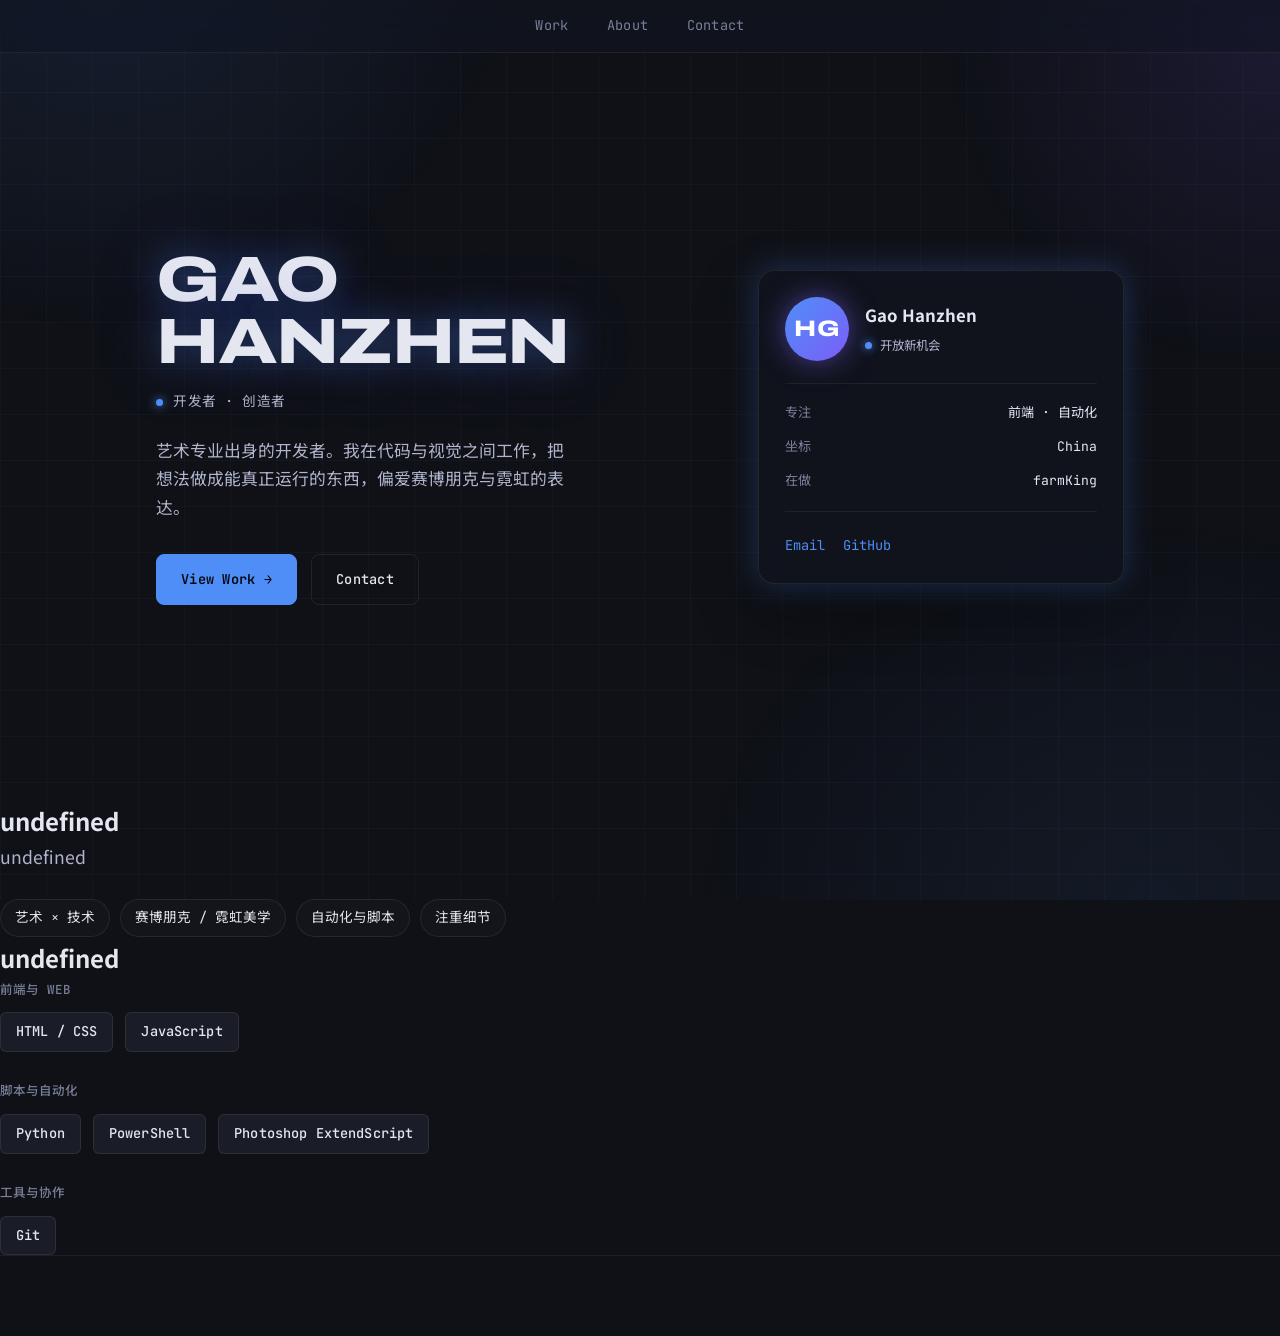
<file: index.html>
<!DOCTYPE html>
<html lang="zh-CN">
<head>
  <meta charset="UTF-8" />
  <meta name="viewport" content="width=device-width, initial-scale=1.0" />
  <title>Hanzhen Gao</title>

  <link rel="preconnect" href="https://fonts.googleapis.com" />
  <link rel="preconnect" href="https://fonts.gstatic.com" crossorigin />
  <link
    rel="stylesheet"
    href="https://fonts.googleapis.com/css2?family=Archivo:wdth,wght@62.5..125,100..900&family=JetBrains+Mono:wght@400;500;700&family=Noto+Sans+SC:wght@400;500;700;900&display=swap"
  />

  <link rel="stylesheet" href="css/variables.css" />
  <link rel="stylesheet" href="css/base.css" />
  <link rel="stylesheet" href="css/header.css" />
  <link rel="stylesheet" href="css/sections.css" />
  <link rel="stylesheet" href="css/components/button.css" />
  <link rel="stylesheet" href="css/components/skill-tag.css" />
  <link rel="stylesheet" href="css/components/project-card.css" />

  <script type="module" src="js/main.js"></script>
</head>
<body>
  <header></header>

  <main>
    <section id="about"></section>
    <section id="skills"></section>
    <section id="projects"></section>
    <section id="contact"></section>
  </main>

  <footer><p></p></footer>
</body>
</html>
</file>
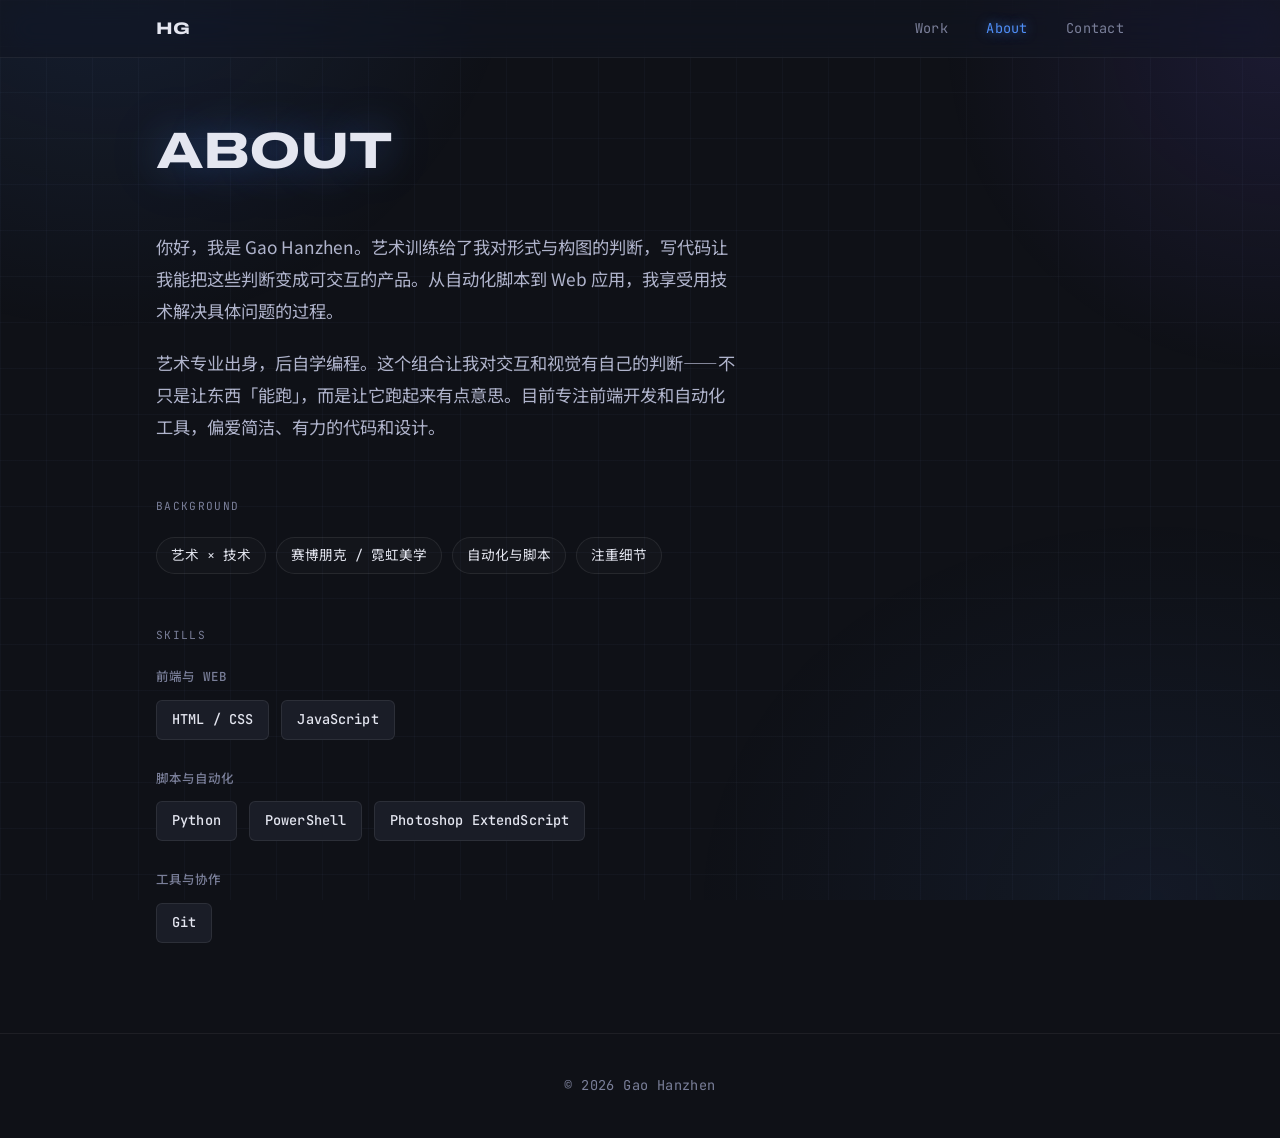
<file: about.html>
<!DOCTYPE html>
<html lang="zh-CN">
<head>
  <meta charset="UTF-8" />
  <meta name="viewport" content="width=device-width, initial-scale=1.0" />
  <title>About — Gao Hanzhen</title>

  <link rel="preconnect" href="https://fonts.googleapis.com" />
  <link rel="preconnect" href="https://fonts.gstatic.com" crossorigin />
  <link
    rel="stylesheet"
    href="https://fonts.googleapis.com/css2?family=Archivo:wdth,wght@62.5..125,100..900&family=JetBrains+Mono:wght@400;500;700&family=Noto+Sans+SC:wght@400;500;700;900&display=swap"
  />

  <link rel="stylesheet" href="css/variables.css" />
  <link rel="stylesheet" href="css/base.css" />
  <link rel="stylesheet" href="css/nav.css" />
  <link rel="stylesheet" href="css/pages.css" />
  <link rel="stylesheet" href="css/about.css" />
  <link rel="stylesheet" href="css/components/skill-tag.css" />

  <script type="module" src="js/about.js"></script>
</head>
<body>
  <nav id="site-nav"></nav>
  <main></main>
  <footer id="site-footer"></footer>
</body>
</html>
</file>
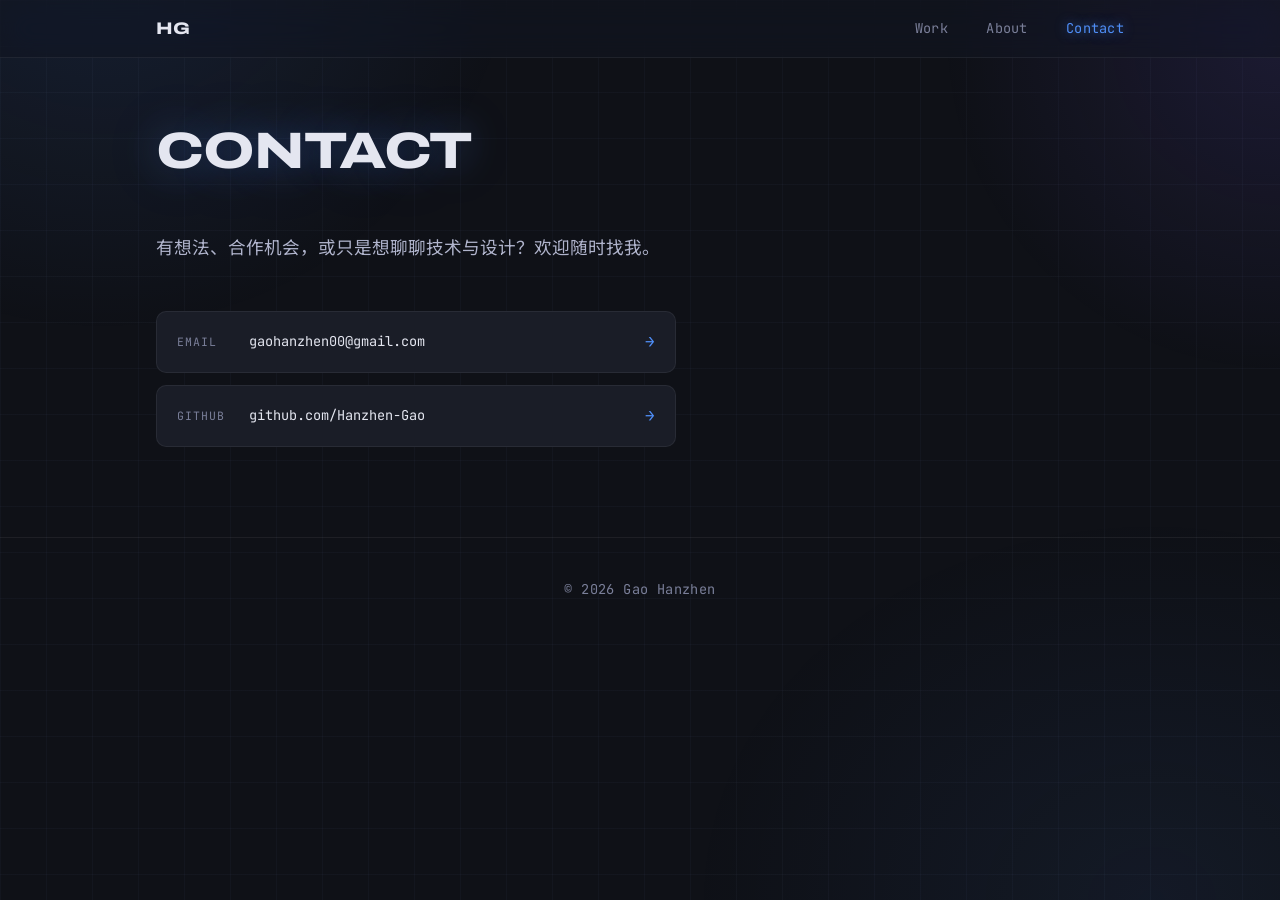
<file: contact.html>
<!DOCTYPE html>
<html lang="zh-CN">
<head>
  <meta charset="UTF-8" />
  <meta name="viewport" content="width=device-width, initial-scale=1.0" />
  <title>Contact — Gao Hanzhen</title>

  <link rel="preconnect" href="https://fonts.googleapis.com" />
  <link rel="preconnect" href="https://fonts.gstatic.com" crossorigin />
  <link
    rel="stylesheet"
    href="https://fonts.googleapis.com/css2?family=Archivo:wdth,wght@62.5..125,100..900&family=JetBrains+Mono:wght@400;500;700&family=Noto+Sans+SC:wght@400;500;700;900&display=swap"
  />

  <link rel="stylesheet" href="css/variables.css" />
  <link rel="stylesheet" href="css/base.css" />
  <link rel="stylesheet" href="css/nav.css" />
  <link rel="stylesheet" href="css/pages.css" />
  <link rel="stylesheet" href="css/contact.css" />

  <script type="module" src="js/contact.js"></script>
</head>
<body>
  <nav id="site-nav"></nav>
  <main></main>
  <footer id="site-footer"></footer>
</body>
</html>
</file>
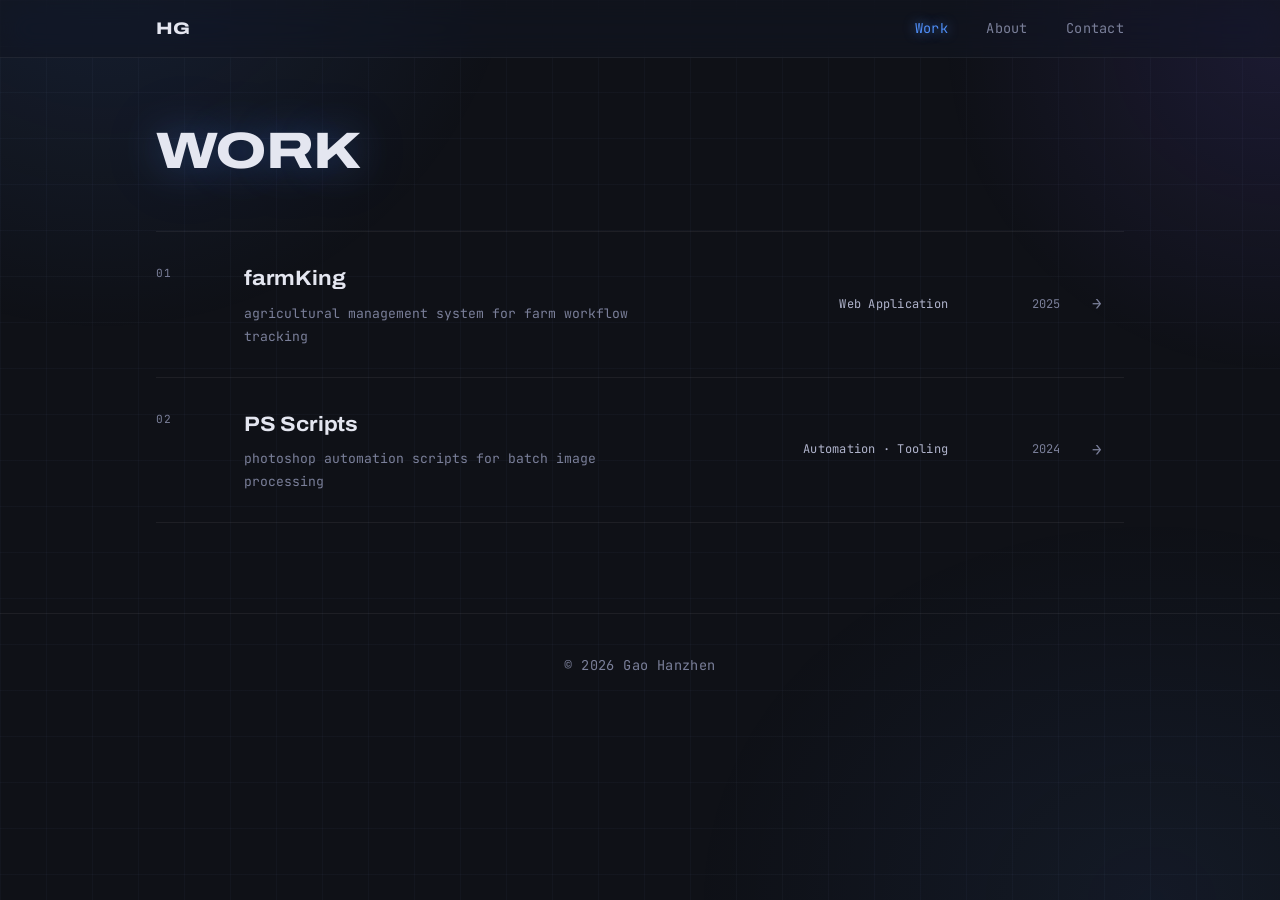
<file: work.html>
<!DOCTYPE html>
<html lang="zh-CN">
<head>
  <meta charset="UTF-8" />
  <meta name="viewport" content="width=device-width, initial-scale=1.0" />
  <title>Work — Gao Hanzhen</title>

  <link rel="preconnect" href="https://fonts.googleapis.com" />
  <link rel="preconnect" href="https://fonts.gstatic.com" crossorigin />
  <link
    rel="stylesheet"
    href="https://fonts.googleapis.com/css2?family=Archivo:wdth,wght@62.5..125,100..900&family=JetBrains+Mono:wght@400;500;700&family=Noto+Sans+SC:wght@400;500;700;900&display=swap"
  />

  <link rel="stylesheet" href="css/variables.css" />
  <link rel="stylesheet" href="css/base.css" />
  <link rel="stylesheet" href="css/nav.css" />
  <link rel="stylesheet" href="css/pages.css" />
  <link rel="stylesheet" href="css/work.css" />

  <script type="module" src="js/work.js"></script>
</head>
<body>
  <nav id="site-nav"></nav>
  <main></main>
  <footer id="site-footer"></footer>
</body>
</html>
</file>
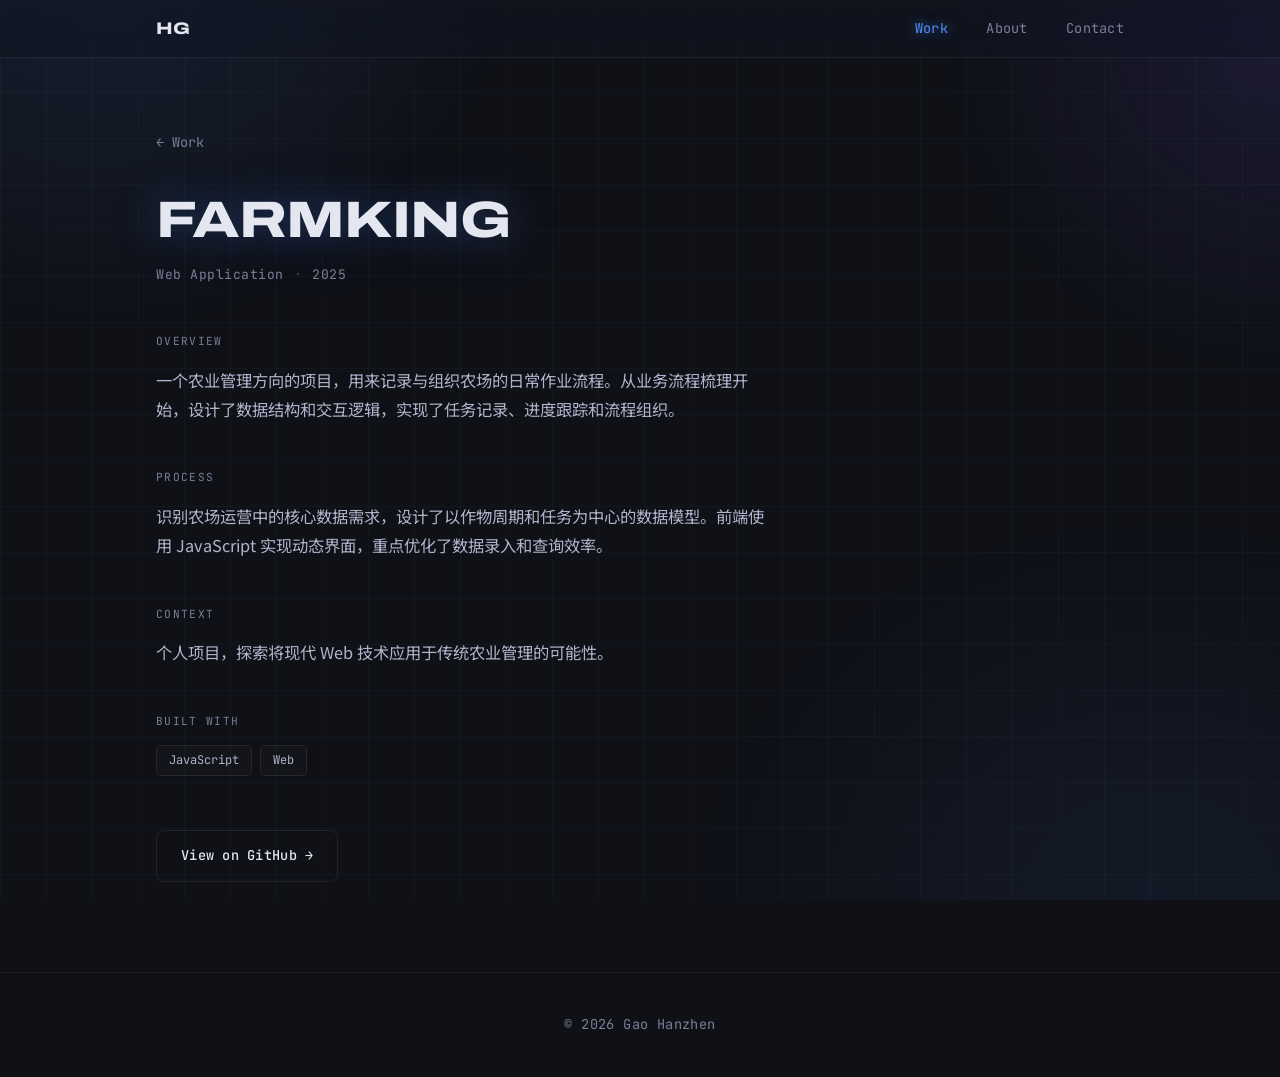
<file: work/farmking.html>
<!DOCTYPE html>
<html lang="zh-CN">
<head>
  <meta charset="UTF-8" />
  <meta name="viewport" content="width=device-width, initial-scale=1.0" />
  <title>farmKing — Gao Hanzhen</title>

  <link rel="preconnect" href="https://fonts.googleapis.com" />
  <link rel="preconnect" href="https://fonts.gstatic.com" crossorigin />
  <link
    rel="stylesheet"
    href="https://fonts.googleapis.com/css2?family=Archivo:wdth,wght@62.5..125,100..900&family=JetBrains+Mono:wght@400;500;700&family=Noto+Sans+SC:wght@400;500;700;900&display=swap"
  />

  <link rel="stylesheet" href="../css/variables.css" />
  <link rel="stylesheet" href="../css/base.css" />
  <link rel="stylesheet" href="../css/nav.css" />
  <link rel="stylesheet" href="../css/pages.css" />
  <link rel="stylesheet" href="../css/work.css" />
  <link rel="stylesheet" href="../css/components/button.css" />

  <script type="module" src="../js/project.js"></script>
</head>
<body data-project="farmking">
  <nav id="site-nav"></nav>
  <main></main>
  <footer id="site-footer"></footer>
</body>
</html>
</file>
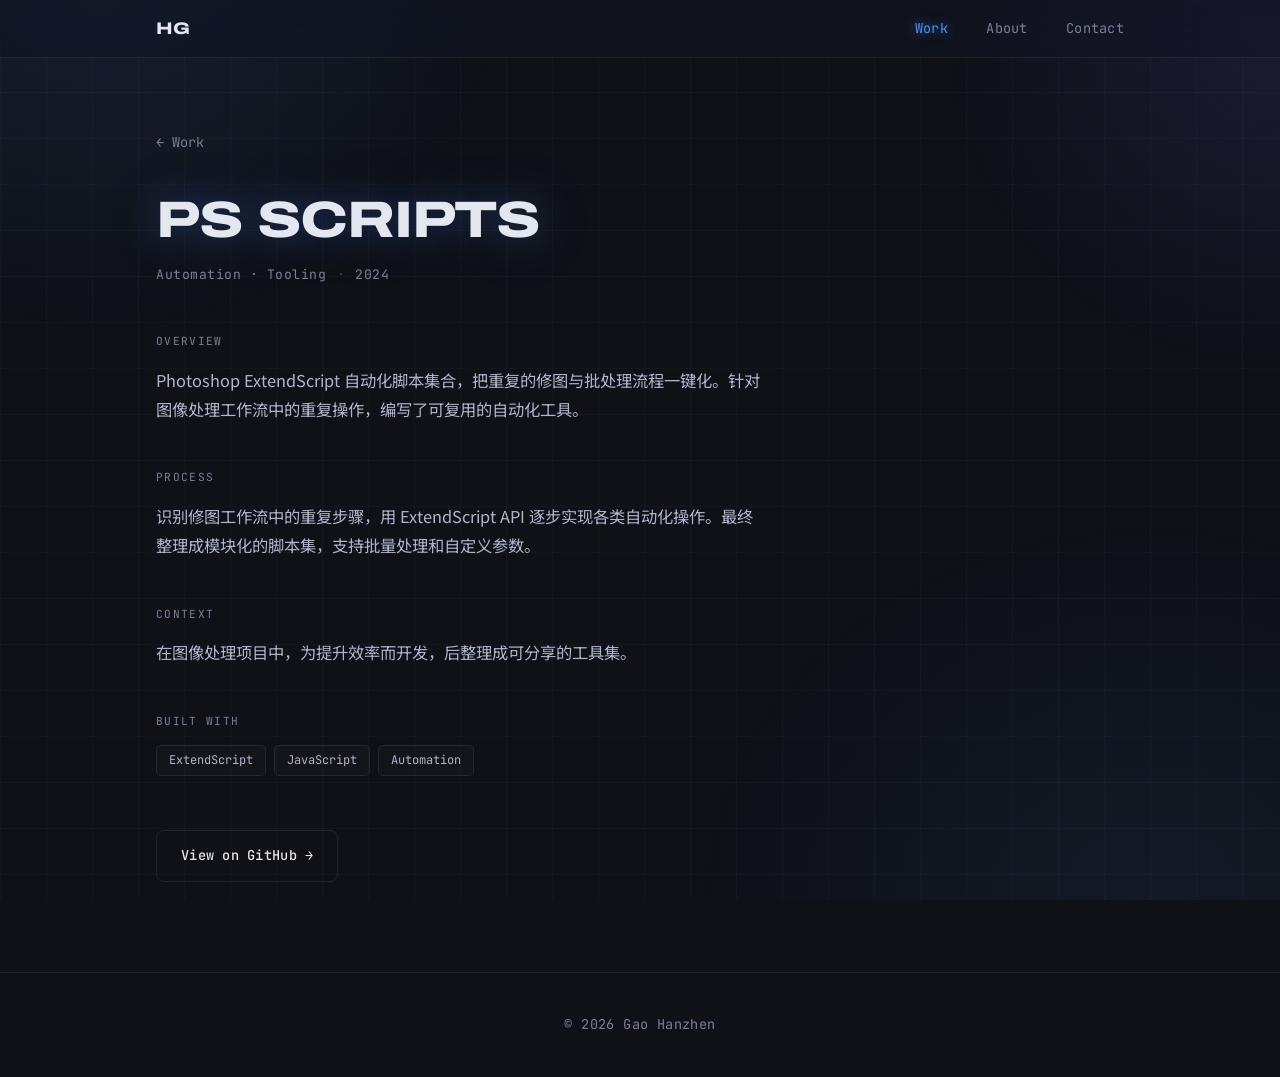
<file: work/ps-scripts.html>
<!DOCTYPE html>
<html lang="zh-CN">
<head>
  <meta charset="UTF-8" />
  <meta name="viewport" content="width=device-width, initial-scale=1.0" />
  <title>PS Scripts — Gao Hanzhen</title>

  <link rel="preconnect" href="https://fonts.googleapis.com" />
  <link rel="preconnect" href="https://fonts.gstatic.com" crossorigin />
  <link
    rel="stylesheet"
    href="https://fonts.googleapis.com/css2?family=Archivo:wdth,wght@62.5..125,100..900&family=JetBrains+Mono:wght@400;500;700&family=Noto+Sans+SC:wght@400;500;700;900&display=swap"
  />

  <link rel="stylesheet" href="../css/variables.css" />
  <link rel="stylesheet" href="../css/base.css" />
  <link rel="stylesheet" href="../css/nav.css" />
  <link rel="stylesheet" href="../css/pages.css" />
  <link rel="stylesheet" href="../css/work.css" />
  <link rel="stylesheet" href="../css/components/button.css" />

  <script type="module" src="../js/project.js"></script>
</head>
<body data-project="ps-scripts">
  <nav id="site-nav"></nav>
  <main></main>
  <footer id="site-footer"></footer>
</body>
</html>
</file>
<file: css/variables.css>
:root {
  /* Colors */
  --accent:  #4f8ef7;
  --accent2: #7b5ef8;
  --bg:      #0f1117;
  --surface: #1a1d27;
  --text:    #e4e6f0;
  --muted:   #7a7f99;
  --subtle:  #b0b4cc;
  --border:  #ffffff10;
  --border2: #ffffff14;

  /* Typography — families */
  --font-display: "Archivo", "Noto Sans SC", -apple-system, BlinkMacSystemFont, "Segoe UI", sans-serif;
  --font-sans:    "Noto Sans SC", -apple-system, BlinkMacSystemFont, "Segoe UI", sans-serif;
  --font-mono:    "JetBrains Mono", "Noto Sans SC", ui-monospace, "Cascadia Code", Consolas, monospace;

  /* Typography — fluid scale (1.333 perfect fourth, strong contrast) */
  --text-display: clamp(2.5rem, 7vw, 4rem);
  --text-h2:      clamp(1.5rem, 3.2vw, 1.9rem);
  --text-h3:      1.15rem;
  --text-body:    1rem;
  --text-label:   0.85rem;

  /* Glow & effects */
  --glow-blue:        0 0 32px rgba(79, 142, 247, 0.30);
  --glow-blue-strong: 0 0 64px rgba(79, 142, 247, 0.45);
  --glow-violet:      0 0 48px rgba(123, 94, 248, 0.35);
  --grid-line:        rgba(123, 142, 200, 0.045);
  --glass-bg:         rgba(18, 21, 31, 0.62);

  /* Motion */
  --ease-out-quart: cubic-bezier(0.25, 1, 0.5, 1);
  --ease-out-expo:  cubic-bezier(0.16, 1, 0.3, 1);
  --dur-fast: 0.2s;
  --dur-med:  0.4s;

  /* Spacing */
  --section-gap: clamp(72px, 12vh, 140px);
  --card-padding: 28px;
}
</file>
<file: css/base.css>
*, *::before, *::after {
  box-sizing: border-box;
  margin: 0;
  padding: 0;
}

html {
  scroll-behavior: smooth;
}

body {
  font-family: var(--font-sans);
  font-size: var(--text-body);
  background: var(--bg);
  color: var(--text);
  line-height: 1.75;
  -webkit-font-smoothing: antialiased;
  text-rendering: optimizeLegibility;
  overflow-x: hidden;
}

/* Cyberpunk ambient layer: corner neon bloom + faint scan grid */
body::before {
  content: "";
  position: fixed;
  inset: 0;
  z-index: -1;
  pointer-events: none;
  background:
    radial-gradient(55vw 55vw at 8% -10%, rgba(79, 142, 247, 0.13), transparent 60%),
    radial-gradient(48vw 48vw at 100% 4%, rgba(123, 94, 248, 0.12), transparent 55%),
    radial-gradient(60vw 50vw at 90% 100%, rgba(79, 142, 247, 0.07), transparent 60%),
    linear-gradient(var(--grid-line) 1px, transparent 1px),
    linear-gradient(90deg, var(--grid-line) 1px, transparent 1px);
  background-size: 100% 100%, 100% 100%, 100% 100%, 46px 46px, 46px 46px;
}

footer {
  text-align: center;
  padding: 40px 24px;
  font-family: var(--font-mono);
  color: var(--muted);
  font-size: var(--text-label);
  letter-spacing: 0.03em;
  border-top: 1px solid var(--border);
}
</file>
<file: css/header.css>
/* ============ HERO: two-column asymmetric split ============ */
header {
  position: relative;
  max-width: 1080px;
  margin: 0 auto;
  min-height: clamp(560px, 90vh, 800px);
  display: flex;
  align-items: center;
  padding: clamp(120px, 16vh, 180px) clamp(24px, 5vw, 56px) clamp(64px, 10vh, 110px);
}

.hero-inner {
  display: grid;
  grid-template-columns: 1.25fr 0.85fr;
  gap: clamp(36px, 5vw, 80px);
  align-items: center;
  width: 100%;
}

/* ---- left column: the lead ---- */
.hero-lead h1 {
  font-family: var(--font-display);
  font-size: var(--text-display);
  font-weight: 800;
  font-stretch: 125%;
  letter-spacing: -0.02em;
  line-height: 0.98;
  text-transform: uppercase;
  text-wrap: balance;
  margin-bottom: 16px;
  text-shadow: 0 0 38px rgba(79, 142, 247, 0.42), 0 0 80px rgba(123, 94, 248, 0.22);
}

.tagline {
  font-family: var(--font-mono);
  color: var(--subtle);
  font-size: var(--text-label);
  letter-spacing: 0.04em;
  margin-bottom: 22px;
}

.tagline::before {
  content: "";
  display: inline-block;
  width: 7px;
  height: 7px;
  border-radius: 50%;
  background: var(--accent);
  box-shadow: 0 0 10px var(--accent);
  margin-right: 10px;
  vertical-align: middle;
}

.hero-intro {
  color: var(--subtle);
  font-size: 1.05rem;
  line-height: 1.7;
  max-width: 46ch;
  margin-bottom: 32px;
}

.hero-actions {
  display: flex;
  gap: 14px;
  flex-wrap: wrap;
}

/* ---- right column: frosted status panel ---- */
.hero-panel {
  background: var(--glass-bg);
  backdrop-filter: blur(16px) saturate(150%);
  -webkit-backdrop-filter: blur(16px) saturate(150%);
  border: 1px solid var(--border2);
  border-radius: 16px;
  padding: 26px;
  display: flex;
  flex-direction: column;
  gap: 22px;
  box-shadow: var(--glow-blue), 0 24px 60px rgba(0, 0, 0, 0.45);
}

.hero-panel-head {
  display: flex;
  align-items: center;
  gap: 16px;
}

.avatar-wrapper {
  flex: none;
  margin: 0;
}

.avatar-placeholder {
  width: 64px;
  height: 64px;
  border-radius: 50%;
  background: linear-gradient(135deg, var(--accent), var(--accent2));
  display: inline-flex;
  align-items: center;
  justify-content: center;
  font-family: var(--font-display);
  font-size: 1.4rem;
  font-weight: 800;
  font-stretch: 125%;
  color: #fff;
  letter-spacing: 1px;
  box-shadow: 0 0 28px rgba(123, 94, 248, 0.55);
}

.avatar-img {
  width: 64px;
  height: 64px;
  border-radius: 50%;
  object-fit: cover;
  border: 1px solid var(--border2);
  box-shadow: 0 0 28px rgba(79, 142, 247, 0.5);
}

.hero-panel-id {
  display: flex;
  flex-direction: column;
  gap: 4px;
}

.hero-panel-name {
  font-weight: 700;
  font-size: 1.05rem;
  color: var(--text);
}

.hero-panel-status {
  font-family: var(--font-mono);
  font-size: 0.78rem;
  color: var(--subtle);
  display: inline-flex;
  align-items: center;
}

.status-dot {
  flex: none;
  display: inline-block;
  width: 7px;
  height: 7px;
  border-radius: 50%;
  background: var(--accent);
  box-shadow: 0 0 8px var(--accent);
  margin-right: 8px;
}

.hero-panel-info {
  display: flex;
  flex-direction: column;
  gap: 11px;
  border-top: 1px solid var(--border);
  border-bottom: 1px solid var(--border);
  padding: 18px 0;
  margin: 0;
}

.info-row {
  display: flex;
  justify-content: space-between;
  align-items: baseline;
  font-family: var(--font-mono);
  font-size: 0.82rem;
  margin: 0;
}

.info-row dt {
  color: var(--muted);
}

.info-row dd {
  color: var(--text);
  margin: 0;
}

.hero-panel-links {
  display: flex;
  gap: 18px;
}

.hero-panel-links a {
  font-family: var(--font-mono);
  font-size: var(--text-label);
  color: var(--accent);
  text-decoration: none;
  transition: text-shadow var(--dur-fast) var(--ease-out-quart);
}

.hero-panel-links a:hover {
  text-shadow: 0 0 12px rgba(79, 142, 247, 0.7);
}

/* ============ NAV: fixed frosted-glass bar ============ */
nav {
  position: fixed;
  top: 0;
  left: 0;
  right: 0;
  z-index: 100;
  display: flex;
  justify-content: center;
  gap: clamp(18px, 3vw, 40px);
  padding: 14px clamp(20px, 5vw, 56px);
  background: var(--glass-bg);
  backdrop-filter: blur(14px) saturate(160%);
  -webkit-backdrop-filter: blur(14px) saturate(160%);
  border-bottom: 1px solid var(--border);
  flex-wrap: wrap;
}

nav a {
  font-family: var(--font-mono);
  color: var(--muted);
  text-decoration: none;
  font-size: var(--text-label);
  letter-spacing: 0.02em;
  transition: color var(--dur-fast) var(--ease-out-quart),
              text-shadow var(--dur-fast) var(--ease-out-quart);
}

nav a:hover {
  color: var(--accent);
  text-shadow: 0 0 12px rgba(79, 142, 247, 0.7);
}

/* ============ responsive ============ */
@media (max-width: 880px) {
  .hero-inner {
    grid-template-columns: 1fr;
    gap: 36px;
  }
}
</file>
<file: css/sections.css>
/* ============ ABOUT ============ */
.about-lead {
  font-size: 1.1rem;
  color: var(--subtle);
  max-width: 60ch;
  margin-bottom: 26px;
}

.trait-list {
  list-style: none;
  display: flex;
  flex-wrap: wrap;
  gap: 10px;
}

.trait {
  font-family: var(--font-mono);
  font-size: var(--text-label);
  color: var(--text);
  padding: 6px 14px;
  border: 1px solid var(--border2);
  border-radius: 999px;
  background: rgba(255, 255, 255, 0.02);
}

/* ============ SKILLS ============ */
.skill-groups {
  display: flex;
  flex-direction: column;
  gap: 28px;
}

.skill-group-name {
  font-family: var(--font-mono);
  font-size: 0.78rem;
  font-weight: 500;
  text-transform: uppercase;
  letter-spacing: 0.08em;
  color: var(--muted);
  margin-bottom: 12px;
}

/* ============ PROJECTS ============ */
.project-grid {
  display: grid;
  grid-template-columns: repeat(auto-fit, minmax(260px, 1fr));
  gap: 18px;
}

/* ============ CONTACT ============ */
.contact-intro {
  font-size: 1.1rem;
  color: var(--subtle);
  max-width: 52ch;
  margin-bottom: 28px;
}

.contact-links {
  display: flex;
  flex-direction: column;
  gap: 12px;
  max-width: 520px;
}

.contact-link {
  display: flex;
  align-items: center;
  gap: 16px;
  padding: 16px 20px;
  border: 1px solid var(--border);
  border-radius: 10px;
  background: var(--surface);
  text-decoration: none;
  transition: border-color var(--dur-fast) var(--ease-out-quart),
              box-shadow var(--dur-med) var(--ease-out-quart),
              transform var(--dur-med) var(--ease-out-quart);
}

.contact-link:hover {
  border-color: var(--accent);
  box-shadow: var(--glow-blue);
  transform: translateX(4px);
}

.contact-link-label {
  font-family: var(--font-mono);
  font-size: 0.72rem;
  text-transform: uppercase;
  letter-spacing: 0.08em;
  color: var(--muted);
  min-width: 56px;
}

.contact-link-text {
  font-family: var(--font-mono);
  font-size: var(--text-label);
  color: var(--text);
  flex: 1;
  word-break: break-all;
}

.contact-link-arrow {
  color: var(--accent);
  font-family: var(--font-mono);
  transition: transform var(--dur-fast) var(--ease-out-quart);
}

.contact-link:hover .contact-link-arrow {
  transform: translateX(4px);
}
</file>
<file: css/components/button.css>
.btn {
  display: inline-flex;
  align-items: center;
  gap: 8px;
  font-family: var(--font-mono);
  font-size: var(--text-label);
  font-weight: 500;
  letter-spacing: 0.02em;
  padding: 13px 24px;
  border-radius: 8px;
  text-decoration: none;
  cursor: pointer;
  transition: transform var(--dur-fast) var(--ease-out-quart),
              box-shadow var(--dur-fast) var(--ease-out-quart),
              border-color var(--dur-fast) var(--ease-out-quart),
              color var(--dur-fast) var(--ease-out-quart),
              background var(--dur-fast) var(--ease-out-quart);
}

.btn-primary {
  background: var(--accent);
  color: #06080f;
  font-weight: 600;
  border: 1px solid var(--accent);
}

.btn-primary:hover {
  box-shadow: var(--glow-blue-strong);
  transform: translateY(-2px);
}

.btn-ghost {
  background: transparent;
  color: var(--text);
  border: 1px solid var(--border2);
}

.btn-ghost:hover {
  border-color: var(--accent);
  color: var(--accent);
  box-shadow: 0 0 18px rgba(79, 142, 247, 0.2);
  transform: translateY(-2px);
}
</file>
<file: css/components/skill-tag.css>
.skill-grid {
  display: flex;
  flex-wrap: wrap;
  gap: 12px;
}

.skill-tag {
  background: var(--surface);
  border: 1px solid var(--border2);
  border-radius: 6px;
  padding: 7px 15px;
  font-family: var(--font-mono);
  font-size: var(--text-label);
  font-weight: 500;
  letter-spacing: 0.01em;
  color: var(--text);
  transition: border-color var(--dur-fast) var(--ease-out-quart),
              color var(--dur-fast) var(--ease-out-quart),
              box-shadow var(--dur-fast) var(--ease-out-quart);
}

.skill-tag:hover {
  border-color: var(--accent);
  color: var(--accent);
  box-shadow: 0 0 16px rgba(79, 142, 247, 0.22);
}
</file>
<file: css/components/project-card.css>
.project-card {
  position: relative;
  display: flex;
  flex-direction: column;
  background: var(--surface);
  border: 1px solid var(--border);
  border-radius: 12px;
  padding: 24px;
  transition: border-color var(--dur-fast) var(--ease-out-quart),
              box-shadow var(--dur-med) var(--ease-out-quart),
              transform var(--dur-med) var(--ease-out-quart);
}

.project-card:hover {
  border-color: var(--accent);
  box-shadow: var(--glow-blue), inset 0 0 0 1px rgba(79, 142, 247, 0.25);
  transform: translateY(-4px);
}

.project-name {
  font-family: var(--font-display);
  font-size: var(--text-h3);
  font-weight: 700;
  font-stretch: 110%;
  letter-spacing: -0.01em;
  margin-bottom: 10px;
}

.project-desc {
  font-size: 0.92rem;
  color: var(--subtle);
  line-height: 1.6;
  margin-bottom: 18px;
  flex: 1;
}

.project-tags {
  list-style: none;
  display: flex;
  flex-wrap: wrap;
  gap: 8px;
  margin-bottom: 18px;
}

.project-tags li {
  font-family: var(--font-mono);
  font-size: 0.72rem;
  color: var(--subtle);
  padding: 4px 10px;
  border: 1px solid var(--border2);
  border-radius: 5px;
  background: rgba(255, 255, 255, 0.02);
}

.project-link {
  font-family: var(--font-mono);
  color: var(--accent);
  text-decoration: none;
  font-size: var(--text-label);
  letter-spacing: 0.01em;
  align-self: flex-start;
  transition: text-shadow var(--dur-fast) var(--ease-out-quart);
}

.project-link:hover {
  text-shadow: 0 0 12px rgba(79, 142, 247, 0.7);
}
</file>
<file: css/nav.css>
/* Shared fixed nav bar — used on every page */

#site-nav {
  position: fixed;
  top: 0;
  left: 0;
  right: 0;
  z-index: 100;
  background: var(--glass-bg);
  backdrop-filter: blur(14px) saturate(160%);
  -webkit-backdrop-filter: blur(14px) saturate(160%);
  border-bottom: 1px solid var(--border);
}

.nav-inner {
  max-width: 1080px;
  margin: 0 auto;
  padding: 14px clamp(20px, 5vw, 56px);
  display: flex;
  align-items: center;
  justify-content: space-between;
}

.nav-logo {
  font-family: var(--font-display);
  font-weight: 800;
  font-stretch: 125%;
  font-size: 1.05rem;
  letter-spacing: 0.02em;
  color: var(--text);
  text-decoration: none;
  transition: text-shadow var(--dur-fast) var(--ease-out-quart);
}

.nav-logo:hover {
  text-shadow: 0 0 16px rgba(79, 142, 247, 0.7);
}

.nav-links {
  display: flex;
  gap: clamp(18px, 3vw, 40px);
}

.nav-link {
  font-family: var(--font-mono);
  color: var(--muted);
  text-decoration: none;
  font-size: var(--text-label);
  letter-spacing: 0.02em;
  transition: color var(--dur-fast) var(--ease-out-quart),
              text-shadow var(--dur-fast) var(--ease-out-quart);
}

.nav-link:hover,
.nav-active {
  color: var(--accent);
  text-shadow: 0 0 12px rgba(79, 142, 247, 0.7);
}
</file>
<file: css/pages.css>
/* Shared layout for non-home pages (About, Work, Contact, Project detail) */

.page-main {
  max-width: 1080px;
  margin: 0 auto;
  padding: clamp(96px, 14vh, 160px) clamp(24px, 5vw, 56px) clamp(72px, 10vh, 120px);
}

.page-title {
  font-family: var(--font-display);
  font-size: clamp(2rem, 6vw, 3.2rem);
  font-weight: 800;
  font-stretch: 125%;
  letter-spacing: -0.02em;
  text-transform: uppercase;
  line-height: 1;
  margin-bottom: clamp(40px, 6vh, 72px);
  text-shadow: 0 0 38px rgba(79, 142, 247, 0.32), 0 0 80px rgba(123, 94, 248, 0.16);
}

.back-link {
  display: inline-flex;
  align-items: center;
  gap: 8px;
  font-family: var(--font-mono);
  font-size: var(--text-label);
  color: var(--muted);
  text-decoration: none;
  margin-bottom: 40px;
  transition: color var(--dur-fast) var(--ease-out-quart);
}

.back-link::before {
  content: "←";
}

.back-link:hover {
  color: var(--accent);
}
</file>
<file: css/about.css>
/* ============ ABOUT PAGE ============ */

.about-bio {
  max-width: 65ch;
  margin-bottom: clamp(40px, 6vh, 64px);
}

.about-bio p {
  font-size: 1.08rem;
  color: var(--subtle);
  line-height: 1.85;
  margin-bottom: 20px;
}

.about-bio p:last-child {
  margin-bottom: 0;
}

.about-section-label {
  display: block;
  font-family: var(--font-mono);
  font-size: 0.7rem;
  text-transform: uppercase;
  letter-spacing: 0.12em;
  color: var(--muted);
  margin-bottom: 20px;
  margin-top: 52px;
}

.about-traits {
  list-style: none;
  display: flex;
  flex-wrap: wrap;
  gap: 10px;
  margin-bottom: 8px;
}

.about-trait {
  font-family: var(--font-mono);
  font-size: var(--text-label);
  color: var(--text);
  padding: 6px 14px;
  border: 1px solid var(--border2);
  border-radius: 999px;
  background: rgba(255, 255, 255, 0.02);
}

/* skill groups are shared between about + old sections */
.skill-groups {
  display: flex;
  flex-direction: column;
  gap: 28px;
  max-width: 560px;
}

.skill-group-name {
  font-family: var(--font-mono);
  font-size: 0.78rem;
  font-weight: 500;
  text-transform: uppercase;
  letter-spacing: 0.08em;
  color: var(--muted);
  margin-bottom: 12px;
}

.skill-grid {
  display: flex;
  flex-wrap: wrap;
  gap: 8px;
}
</file>
<file: css/contact.css>
/* ============ CONTACT PAGE ============ */

.contact-intro {
  font-size: 1.1rem;
  color: var(--subtle);
  max-width: 52ch;
  margin-bottom: 48px;
  line-height: 1.8;
}

.contact-links {
  display: flex;
  flex-direction: column;
  gap: 12px;
  max-width: 520px;
}

.contact-link {
  display: flex;
  align-items: center;
  gap: 16px;
  padding: 16px 20px;
  border: 1px solid var(--border);
  border-radius: 10px;
  background: var(--surface);
  text-decoration: none;
  transition: border-color var(--dur-fast) var(--ease-out-quart),
              box-shadow var(--dur-med) var(--ease-out-quart),
              transform var(--dur-med) var(--ease-out-quart);
}

.contact-link:hover {
  border-color: var(--accent);
  box-shadow: var(--glow-blue);
  transform: translateX(4px);
}

.contact-link-label {
  font-family: var(--font-mono);
  font-size: 0.72rem;
  text-transform: uppercase;
  letter-spacing: 0.08em;
  color: var(--muted);
  min-width: 56px;
}

.contact-link-text {
  font-family: var(--font-mono);
  font-size: var(--text-label);
  color: var(--text);
  flex: 1;
  word-break: break-all;
}

.contact-link-arrow {
  color: var(--accent);
  font-family: var(--font-mono);
  transition: transform var(--dur-fast) var(--ease-out-quart);
}

.contact-link:hover .contact-link-arrow {
  transform: translateX(4px);
}
</file>
<file: css/work.css>
/* ============ GALLERY INDEX (work.html) ============ */

.gallery-list {
  display: flex;
  flex-direction: column;
}

.gallery-row {
  display: grid;
  grid-template-columns: 56px 1fr max-content 80px 32px;
  align-items: center;
  gap: clamp(12px, 2.5vw, 36px);
  padding: 28px 0;
  border-bottom: 1px solid var(--border);
  text-decoration: none;
  color: var(--text);
}

.gallery-row:first-child {
  border-top: 1px solid var(--border);
}

.gallery-row:hover .gallery-name  { color: var(--accent); }
.gallery-row:hover .gallery-arrow { transform: translateX(6px); color: var(--accent); }

.gallery-index {
  font-family: var(--font-mono);
  font-size: 0.7rem;
  color: var(--muted);
  letter-spacing: 0.05em;
  align-self: start;
  padding-top: 4px;
}

.gallery-info {
  display: flex;
  flex-direction: column;
  gap: 6px;
}

.gallery-name {
  font-family: var(--font-display);
  font-weight: 700;
  font-stretch: 110%;
  font-size: 1.3rem;
  letter-spacing: -0.01em;
  transition: color var(--dur-fast) var(--ease-out-quart);
}

.gallery-tagline {
  font-family: var(--font-mono);
  font-size: 0.82rem;
  color: var(--muted);
  max-width: 52ch;
}

.gallery-category {
  font-family: var(--font-mono);
  font-size: 0.75rem;
  color: var(--subtle);
  letter-spacing: 0.02em;
  text-align: right;
  white-space: nowrap;
}

.gallery-year {
  font-family: var(--font-mono);
  font-size: 0.75rem;
  color: var(--muted);
  text-align: right;
}

.gallery-arrow {
  font-family: var(--font-mono);
  color: var(--muted);
  transition: transform var(--dur-fast) var(--ease-out-quart),
              color var(--dur-fast) var(--ease-out-quart);
}

/* ============ PROJECT DETAIL ============ */

.project-meta {
  font-family: var(--font-mono);
  font-size: 0.82rem;
  color: var(--muted);
  letter-spacing: 0.04em;
  margin-top: -36px;
  margin-bottom: clamp(32px, 5vh, 56px);
}

.meta-sep {
  margin: 0 10px;
  opacity: 0.4;
}

.project-body {
  max-width: 68ch;
}

.project-section-label {
  display: block;
  font-family: var(--font-mono);
  font-size: 0.7rem;
  text-transform: uppercase;
  letter-spacing: 0.12em;
  color: var(--muted);
  margin-top: 44px;
  margin-bottom: 14px;
}

.project-section-label:first-child {
  margin-top: 0;
}

.project-text {
  font-size: 1.02rem;
  color: var(--subtle);
  line-height: 1.8;
}

.project-tags-inline {
  display: flex;
  flex-wrap: wrap;
  gap: 8px;
  margin-top: 14px;
}

.project-tag-item {
  font-family: var(--font-mono);
  font-size: 0.75rem;
  color: var(--subtle);
  padding: 4px 12px;
  border: 1px solid var(--border2);
  border-radius: 5px;
  background: rgba(255, 255, 255, 0.02);
}

.project-cta {
  margin-top: clamp(40px, 6vh, 64px);
}

/* ---- responsive ---- */

@media (max-width: 640px) {
  .gallery-row {
    grid-template-columns: 36px 1fr 28px;
  }

  .gallery-category,
  .gallery-year {
    display: none;
  }
}
</file>
